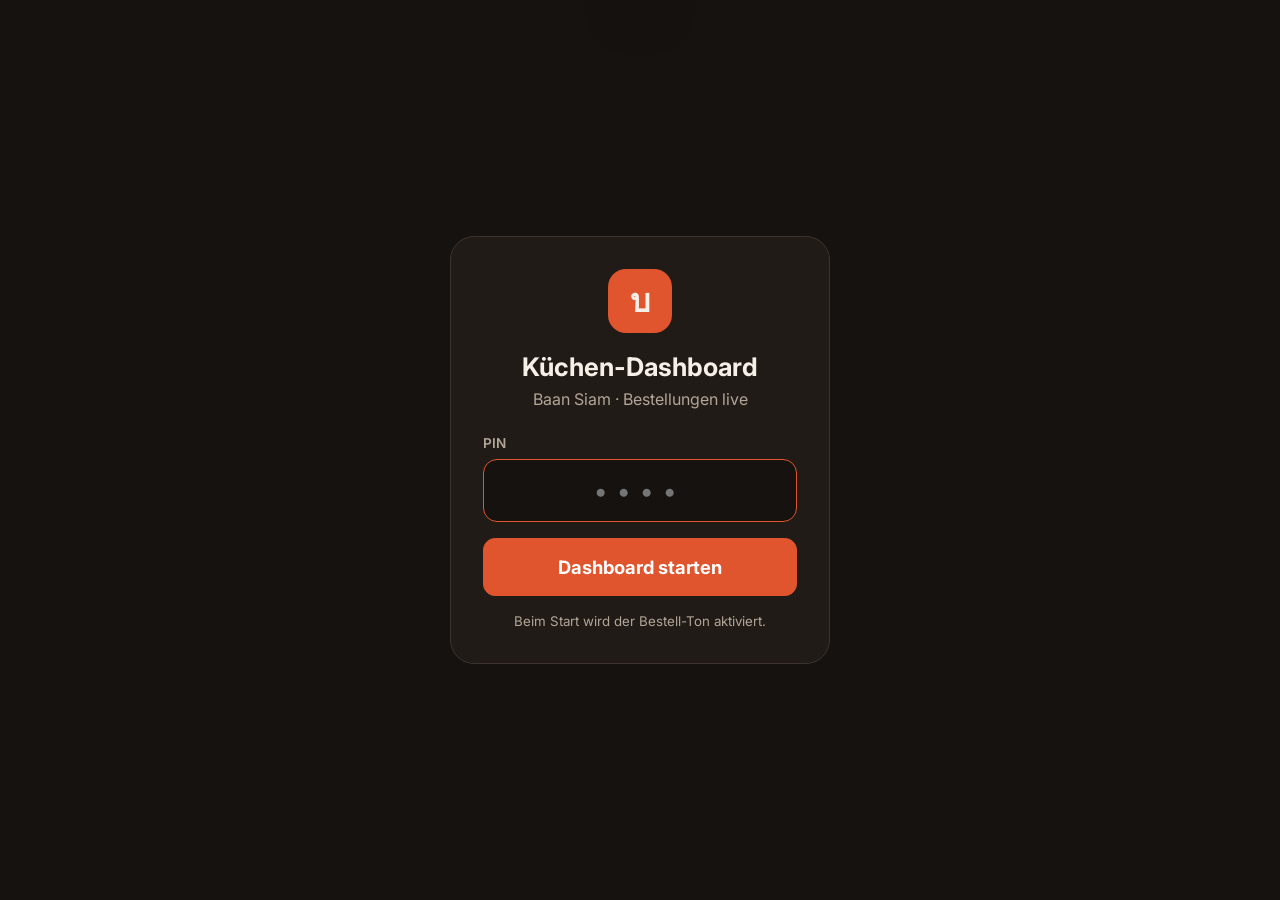
<file: public/kueche.html>
<!DOCTYPE html>
<html lang="de">
<head>
  <meta charset="UTF-8">
  <meta name="viewport" content="width=device-width, initial-scale=1.0, viewport-fit=cover">
  <meta name="theme-color" content="#16120f">
  <meta name="apple-mobile-web-app-capable" content="yes">
  <meta name="mobile-web-app-capable" content="yes">
  <meta name="apple-mobile-web-app-status-bar-style" content="black-translucent">
  <meta name="apple-mobile-web-app-title" content="Küche">
  <meta name="robots" content="noindex">
  <title>Küche · Baan Siam</title>
  <link rel="icon" href="data:image/svg+xml,<svg xmlns='http://www.w3.org/2000/svg' viewBox='0 0 100 100'><text y='.9em' font-size='90'>👩‍🍳</text></svg>">
  <link rel="preconnect" href="https://fonts.googleapis.com">
  <link rel="preconnect" href="https://fonts.gstatic.com" crossorigin>
  <link href="https://fonts.googleapis.com/css2?family=Inter:wght@400;500;600;700;800&display=swap" rel="stylesheet">
  <link rel="stylesheet" href="css/kueche.css">
</head>
<body>

  <!-- Anmeldung -->
  <section class="login" id="login">
    <form class="login__box" id="loginForm">
      <div class="login__logo">บ</div>
      <h1>Küchen-Dashboard</h1>
      <p>Baan Siam · Bestellungen live</p>
      <label class="login__field">
        <span>PIN</span>
        <input id="pinInput" type="password" inputmode="numeric" autocomplete="current-password" placeholder="••••" required>
      </label>
      <p class="login__error" id="loginError" hidden></p>
      <button class="kbtn kbtn--primary kbtn--xl" type="submit">Dashboard starten</button>
      <small>Beim Start wird der Bestell-Ton aktiviert.</small>
    </form>
  </section>

  <!-- Dashboard -->
  <div class="app" id="app" hidden>
    <header class="topbar">
      <div class="topbar__brand">
        <span class="topbar__logo">บ</span>
        <div>
          <strong>Küche</strong>
          <span class="conn" id="conn"><i></i><em>Verbinde …</em></span>
        </div>
      </div>

      <div class="stats">
        <div class="stat"><span id="statOpen">0</span><small>offen</small></div>
        <div class="stat"><span id="statToday">0</span><small>heute</small></div>
        <div class="stat stat--wide"><span id="statRevenue">0 €</span><small>Umsatz heute</small></div>
      </div>

      <div class="topbar__actions">
        <button class="shop-btn" id="shopBtn" title="Online-Bestellungen steuern"><i></i><span id="shopBtnText">Online</span></button>
        <span class="clock" id="clock">--:--</span>
        <button class="icon-btn" id="soundBtn" aria-label="Ton an/aus" title="Ton an/aus">🔔</button>
        <button class="icon-btn" id="fullscreenBtn" aria-label="Vollbild" title="Vollbild">⛶</button>
        <button class="icon-btn" id="logoutBtn" aria-label="Abmelden" title="Abmelden">⏻</button>
      </div>
    </header>

    <div class="notice" id="testNotice" hidden>🧪 Testmodus aktiv – Bestellungen werden unabhängig von den Öffnungszeiten angenommen (<code>testMode</code> in menu.json).</div>

    <!-- Spalten-Umschalter (Tablet hochkant / Handy) + Archiv -->
    <nav class="lanes-nav" id="lanesNav">
      <button class="lane-tab is-active" data-lane="neu">Neu <b id="countNeu">0</b></button>
      <button class="lane-tab" data-lane="zubereitung">In Arbeit <b id="countZubereitung">0</b></button>
      <button class="lane-tab" data-lane="fertig">Fertig <b id="countFertig">0</b></button>
      <button class="lane-tab lane-tab--archive" data-lane="archiv">Erledigt <b id="countArchiv">0</b></button>
    </nav>

    <main class="board" id="board" data-view="neu">
      <section class="lane" data-lane="neu">
        <h2 class="lane__title"><span class="dot dot--new"></span>Neu <b id="laneCountNeu">0</b></h2>
        <div class="lane__list" id="listNeu"></div>
      </section>
      <section class="lane" data-lane="zubereitung">
        <h2 class="lane__title"><span class="dot dot--prep"></span>In Zubereitung <b id="laneCountZubereitung">0</b></h2>
        <div class="lane__list" id="listZubereitung"></div>
      </section>
      <section class="lane" data-lane="fertig">
        <h2 class="lane__title"><span class="dot dot--ready"></span>Fertig / Unterwegs <b id="laneCountFertig">0</b></h2>
        <div class="lane__list" id="listFertig"></div>
      </section>
      <section class="lane lane--archive" data-lane="archiv">
        <h2 class="lane__title"><span class="dot"></span>Erledigt &amp; storniert <b id="laneCountArchiv">0</b></h2>
        <div class="lane__list lane__list--archive" id="listArchiv"></div>
      </section>
    </main>
  </div>

  <!-- Annehmen: Wann ist die Bestellung fertig? -->
  <dialog class="modal" id="acceptDialog">
    <form method="dialog">
      <h3 id="acceptTitle">Bestellung annehmen</h3>
      <p id="acceptText">Wann ist sie fertig? Der Kunde bekommt die Uhrzeit per E-Mail und auf der Status-Seite.</p>
      <div class="choice-grid" id="acceptChoices"></div>
      <div class="modal__actions">
        <button class="kbtn" value="cancel">Abbrechen</button>
      </div>
    </form>
  </dialog>

  <!-- Stornieren mit Grund -->
  <dialog class="modal" id="cancelDialog">
    <form method="dialog">
      <h3 id="cancelTitle">Bestellung stornieren</h3>
      <p>Warum? Der Kunde sieht den Grund per E-Mail und auf der Status-Seite.</p>
      <p class="refund-note" id="cancelRefundNote" hidden></p>
      <div class="choice-list" id="cancelChoices"></div>
      <label class="modal__field">
        <span>Zusätzlicher Hinweis (optional)</span>
        <input id="cancelNote" maxlength="200" placeholder="z. B. „Die Ente ist heute leider aus.“">
      </label>
      <div class="modal__actions">
        <button class="kbtn" value="cancel">Zurück</button>
        <button class="kbtn kbtn--danger" id="cancelConfirm" value="ok" disabled>Stornieren</button>
      </div>
    </form>
  </dialog>

  <!-- Online-Bestellungen steuern -->
  <dialog class="modal modal--wide" id="shopDialog">
    <form method="dialog">
      <h3>Online-Bestellungen</h3>
      <p>Änderungen sehen Kunden sofort auf der Website.</p>
      <div class="segmented" id="shopModes">
        <button type="button" data-mode="open">🟢 Normal</button>
        <button type="button" data-mode="pickup_only">🛍️ Nur Abholung</button>
        <button type="button" data-mode="paused">⏸️ Pausiert</button>
      </div>
      <p class="modal__label">Zusätzliche Wartezeit</p>
      <div class="segmented" id="shopExtra">
        <button type="button" data-extra="0">Keine</button>
        <button type="button" data-extra="15">+15 Min</button>
        <button type="button" data-extra="30">+30 Min</button>
        <button type="button" data-extra="45">+45 Min</button>
      </div>
      <label class="modal__field">
        <span>Hinweis für Kunden (optional)</span>
        <input id="shopMessage" maxlength="200" placeholder="z. B. „Heute ab 21 Uhr nur noch Abholung.“">
      </label>
      <div class="modal__actions">
        <button class="kbtn" value="cancel">Abbrechen</button>
        <button class="kbtn kbtn--primary" value="ok">Speichern</button>
      </div>
    </form>
  </dialog>

  <div class="ktoast" id="ktoast" role="status" aria-live="polite"></div>
  <div id="printArea" aria-hidden="true"></div>

  <script src="js/kueche.js"></script>
</body>
</html>
</file>
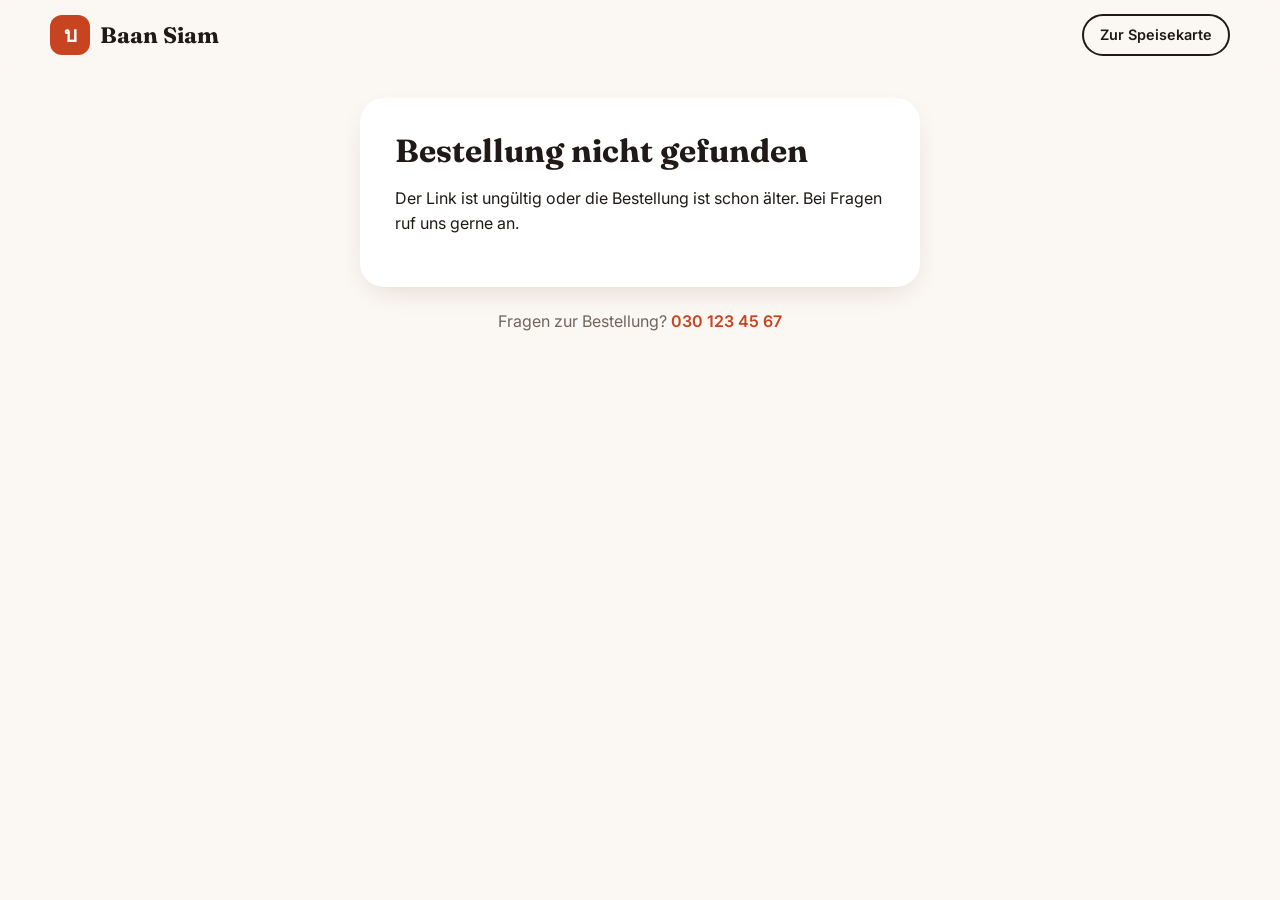
<file: public/status.html>
<!DOCTYPE html>
<html lang="de">
<head>
  <meta charset="UTF-8">
  <meta name="viewport" content="width=device-width, initial-scale=1.0, viewport-fit=cover">
  <meta name="theme-color" content="#fbf7f2">
  <meta name="robots" content="noindex">
  <title>Bestellstatus · Baan Siam</title>
  <link rel="icon" href="data:image/svg+xml,<svg xmlns='http://www.w3.org/2000/svg' viewBox='0 0 100 100'><text y='.9em' font-size='90'>🍜</text></svg>">
  <link rel="preconnect" href="https://fonts.googleapis.com">
  <link rel="preconnect" href="https://fonts.gstatic.com" crossorigin>
  <link href="https://fonts.googleapis.com/css2?family=Fraunces:opsz,wght@9..144,500;9..144,700&family=Inter:wght@400;500;600;700&display=swap" rel="stylesheet">
  <link rel="stylesheet" href="css/style.css">
</head>
<body class="status-page">
  <header class="header">
    <div class="container header__inner">
      <a href="index.html" class="logo">
        <span class="logo__mark">บ</span>
        <span class="logo__text">Baan Siam</span>
      </a>
      <a href="index.html" class="btn btn--ghost btn--small">Zur Speisekarte</a>
    </div>
  </header>

  <main class="container status">
    <section class="status__card" id="statusCard">
      <p class="status__loading" id="statusLoading">Status wird geladen …</p>

      <div id="statusContent" hidden>
        <span class="eyebrow" id="statusNumber">Bestellung</span>
        <h1 id="statusHeadline">Deine Bestellung</h1>
        <p class="status__eta" id="statusEta"></p>

        <ol class="tracker" id="tracker">
          <li data-step="neu"><span></span>Eingegangen</li>
          <li data-step="zubereitung"><span></span>In Zubereitung</li>
          <li data-step="fertig"><span></span><em id="trackerReadyLabel">Unterwegs</em></li>
        </ol>
        <p class="tracker__cancelled" id="statusCancelled" hidden></p>

        <h2 class="status__subhead">Deine Bestellung</h2>
        <ul class="status__items" id="statusItems"></ul>
        <div class="status__total"><span>Gesamt</span><strong id="statusTotal"></strong></div>
        <p class="status__pay" id="statusPay"></p>

        <p class="status__updated">Diese Seite aktualisiert sich automatisch. <span id="statusUpdated"></span></p>
      </div>

      <div id="statusError" hidden>
        <h1>Bestellung nicht gefunden</h1>
        <p>Der Link ist ungültig oder die Bestellung ist schon älter. Bei Fragen ruf uns gerne an.</p>
      </div>
    </section>

    <p class="status__help">Fragen zur Bestellung? <a href="tel:+49301234567" id="statusPhone">030 123 45 67</a></p>
  </main>

  <script src="js/status.js"></script>
</body>
</html>
</file>
<file: public/css/kueche.css>
/* Küchen-Dashboard – dunkles Design, große Touch-Flächen, optimiert für Tablets */
:root {
  --bg: #16120f;
  --panel: #211b17;
  --card: #2b241f;
  --card-2: #342b25;
  --line: #3d332c;
  --text: #f6efe7;
  --muted: #b3a597;
  --primary: #e0552d;
  --primary-dark: #c2451f;
  --new: #f0b43c;
  --prep: #4aa3f0;
  --ready: #4cc38a;
  --danger: #e5484d;
  --radius: 16px;
  --safe-t: env(safe-area-inset-top, 0px);
  --safe-b: env(safe-area-inset-bottom, 0px);
  --safe-l: env(safe-area-inset-left, 0px);
  --safe-r: env(safe-area-inset-right, 0px);
}

*, *::before, *::after { box-sizing: border-box; }
[hidden] { display: none !important; }
html, body { height: 100%; }
body {
  margin: 0; background: var(--bg); color: var(--text);
  font-family: "Inter", system-ui, sans-serif; line-height: 1.4;
  -webkit-font-smoothing: antialiased; -webkit-tap-highlight-color: transparent;
  -webkit-text-size-adjust: 100%; overscroll-behavior: none;
}
button { font: inherit; color: inherit; cursor: pointer; touch-action: manipulation; }
a { color: inherit; }
:focus-visible { outline: 3px solid var(--new); outline-offset: 2px; }

/* ---------- Buttons ---------- */
.kbtn {
  min-height: 52px; padding: .7rem 1.1rem; border-radius: 12px; border: 1px solid var(--line);
  background: var(--card-2); font-weight: 700; font-size: 1rem; transition: transform .1s, background .2s;
  display: inline-flex; align-items: center; justify-content: center; gap: .4rem;
}
.kbtn:active { transform: scale(.96); }
.kbtn:disabled { opacity: .5; cursor: not-allowed; transform: none; }
.kbtn--primary { background: var(--primary); border-color: var(--primary); color: #fff; }
.kbtn--danger { background: var(--danger); border-color: var(--danger); color: #fff; }
.kbtn--danger-ghost { color: var(--danger); }
.kbtn--grow { flex: 1; font-size: 1.1rem; }
.kbtn--icon { width: 52px; padding: 0; font-size: 1.2rem; flex: none; }
.kbtn--xl { width: 100%; min-height: 58px; font-size: 1.15rem; }
@media (hover: hover) {
  .kbtn:hover { background: var(--line); }
  .kbtn--primary:hover { background: var(--primary-dark); }
  .kbtn--danger:hover { background: #c93a3f; }
}

.icon-btn {
  width: 48px; height: 48px; border-radius: 12px; border: 1px solid var(--line);
  background: var(--card); font-size: 1.2rem; display: grid; place-items: center;
}
.icon-btn.is-off { opacity: .55; }

/* ---------- Login ---------- */
.login { min-height: 100%; display: grid; place-items: center; padding: 24px; }
.login__box {
  width: min(380px, 100%); background: var(--panel); border: 1px solid var(--line);
  border-radius: 24px; padding: 2rem; text-align: center;
}
.login__logo {
  width: 64px; height: 64px; margin: 0 auto 1rem; border-radius: 18px; background: var(--primary);
  display: grid; place-items: center; font-size: 2rem; font-weight: 800;
}
.login h1 { margin: 0 0 .2rem; font-size: 1.6rem; }
.login p { margin: 0 0 1.5rem; color: var(--muted); }
.login__field { display: block; text-align: left; margin-bottom: 1rem; }
.login__field span { display: block; font-size: .85rem; color: var(--muted); font-weight: 600; margin-bottom: .35rem; }
.login__field input {
  width: 100%; min-height: 58px; padding: .8rem 1rem; border-radius: 14px; border: 1px solid var(--line);
  background: var(--bg); color: var(--text); font: inherit; font-size: 1.6rem; letter-spacing: .4em; text-align: center; outline: none;
}
.login__field input:focus { border-color: var(--primary); }
.login__error { color: #ff8f8f !important; margin: -.3rem 0 1rem !important; }
.login small { display: block; margin-top: 1rem; color: var(--muted); }

/* ---------- Layout ---------- */
.app { height: 100%; display: flex; flex-direction: column; }
.topbar {
  display: flex; align-items: center; justify-content: space-between; gap: 1rem;
  padding: calc(10px + var(--safe-t)) calc(16px + var(--safe-r)) 10px calc(16px + var(--safe-l));
  background: var(--panel); border-bottom: 1px solid var(--line); flex: none;
}
.topbar__brand { display: flex; align-items: center; gap: .7rem; }
.topbar__brand strong { display: block; font-size: 1.15rem; }
.topbar__logo {
  width: 44px; height: 44px; border-radius: 12px; background: var(--primary);
  display: grid; place-items: center; font-weight: 800; font-size: 1.3rem;
}
.conn { display: flex; align-items: center; gap: .35rem; font-size: .8rem; color: var(--ready); }
.conn i { width: 8px; height: 8px; border-radius: 50%; background: currentColor; animation: blink 2s infinite; }
.conn em { font-style: normal; }
.conn.is-offline { color: var(--danger); }
@keyframes blink { 50% { opacity: .3; } }

.stats { display: flex; gap: .6rem; }
.stat { background: var(--card); border: 1px solid var(--line); border-radius: 12px; padding: .35rem .9rem; text-align: center; min-width: 72px; }
.stat span { display: block; font-size: 1.25rem; font-weight: 800; }
.stat small { color: var(--muted); font-size: .72rem; text-transform: uppercase; letter-spacing: .05em; }
.topbar__actions { display: flex; align-items: center; gap: .5rem; }
.clock { font-size: 1.4rem; font-weight: 800; font-variant-numeric: tabular-nums; margin-right: .4rem; }

.notice { background: #3a2f12; color: #f6d68a; padding: .6rem 16px; font-size: .9rem; flex: none; }
.notice code { background: rgba(0,0,0,.3); padding: .1rem .35rem; border-radius: 4px; }

/* Spalten-Tabs */
.lanes-nav {
  display: flex; gap: .5rem; padding: 10px calc(16px + var(--safe-r)) 10px calc(16px + var(--safe-l));
  overflow-x: auto; scrollbar-width: none; flex: none; background: var(--bg);
}
.lanes-nav::-webkit-scrollbar { display: none; }
.lane-tab {
  flex: 1 0 auto; min-height: 48px; padding: .5rem 1rem; border-radius: 12px; border: 1px solid var(--line);
  background: var(--card); font-weight: 700; white-space: nowrap; display: flex; align-items: center; justify-content: center; gap: .5rem;
}
.lane-tab b { min-width: 26px; padding: .1rem .45rem; border-radius: 8px; background: var(--line); font-size: .9rem; }
.lane-tab.is-active { background: var(--text); color: var(--bg); border-color: var(--text); }
.lane-tab.is-active b { background: rgba(0,0,0,.12); }
.lane-tab.has-new b { background: var(--new); color: #1a1a1a; animation: blink 1s infinite; }

.board {
  flex: 1; min-height: 0; display: grid; gap: 14px;
  padding: 0 calc(16px + var(--safe-r)) calc(16px + var(--safe-b)) calc(16px + var(--safe-l));
}
.lane { display: flex; flex-direction: column; min-height: 0; background: var(--panel); border: 1px solid var(--line); border-radius: 20px; }
.lane__title {
  display: flex; align-items: center; gap: .55rem; margin: 0; padding: .9rem 1rem;
  font-size: 1.05rem; border-bottom: 1px solid var(--line); flex: none;
}
.lane__title b { margin-left: auto; background: var(--line); border-radius: 8px; padding: .1rem .55rem; font-size: .95rem; }
.dot { width: 12px; height: 12px; border-radius: 50%; background: var(--muted); }
.dot--new { background: var(--new); }
.dot--prep { background: var(--prep); }
.dot--ready { background: var(--ready); }
.lane__list {
  flex: 1; overflow-y: auto; padding: 12px; display: flex; flex-direction: column; gap: 12px;
  -webkit-overflow-scrolling: touch; overscroll-behavior: contain;
}
.lane__list--archive { display: grid; grid-template-columns: repeat(auto-fill, minmax(300px, 1fr)); align-content: start; }
.lane__empty { color: var(--muted); text-align: center; padding: 2.5rem 1rem; margin: 0; }

/* ---------- Bestellkarte ---------- */
.order {
  background: var(--card); border: 2px solid var(--line); border-left-width: 6px;
  border-radius: var(--radius); padding: 14px; display: flex; flex-direction: column; gap: 10px;
}
.order--neu { border-left-color: var(--new); }
.order--zubereitung { border-left-color: var(--prep); }
.order--fertig { border-left-color: var(--ready); }
.order--abgeschlossen, .order--storniert { opacity: .7; }
.order--storniert .order__items { text-decoration: line-through; }
.order.is-late { border-color: var(--danger); border-left-color: var(--danger); }
.order.is-flash { animation: flash 1s ease-in-out 6; }
@keyframes flash { 50% { box-shadow: 0 0 0 6px rgba(240, 180, 60, .55); background: #3a3020; } }

.order__head { display: flex; align-items: center; gap: .6rem; flex-wrap: wrap; }
.order__no { font-size: 1.6rem; font-weight: 800; letter-spacing: -.02em; }
.order__age { margin-left: auto; color: var(--muted); font-weight: 600; font-size: .9rem; }
.order.is-late .order__age { color: #ff8f8f; }
.chip { font-size: .8rem; font-weight: 700; padding: .25rem .6rem; border-radius: 999px; background: var(--line); }
.chip--delivery { background: rgba(74, 163, 240, .18); color: #9ccdf7; }
.chip--pickup { background: rgba(76, 195, 138, .18); color: #9be3bf; }
.chip--cancel { background: rgba(229, 72, 77, .2); color: #ff9a9d; margin-left: auto; }

.order__when { display: flex; align-items: center; gap: .5rem; font-size: .95rem; color: var(--muted); }
.order__when--timed { color: var(--new); font-size: 1.05rem; }

.order__items { list-style: none; margin: 0; padding: 10px 12px; background: var(--bg); border-radius: 12px; display: grid; gap: 6px; }
.order__items li { display: flex; gap: .7rem; font-size: 1.15rem; font-weight: 600; }
.order__items b { min-width: 2.2em; color: var(--new); }

.order__notes { margin: 0; padding: 10px 12px; border-radius: 12px; background: #3a2f12; color: #f6d68a; font-weight: 600; }

.order__customer { display: flex; flex-direction: column; gap: 4px; font-size: .95rem; }
.order__customer strong { font-size: 1.05rem; }
.order__customer a { color: #9ccdf7; text-decoration: none; padding: 4px 0; overflow-wrap: anywhere; }

.order__sum { display: flex; justify-content: space-between; align-items: baseline; gap: .5rem; padding-top: 8px; border-top: 1px dashed var(--line); color: var(--muted); font-size: .9rem; }
.order__sum b { color: var(--text); font-size: 1.2rem; }

.order__actions { display: flex; flex-wrap: wrap; gap: 8px; }
.order__actions .kbtn--grow { flex: 1 1 100%; white-space: nowrap; }
.order__actions .kbtn--icon { flex: 1 1 0; width: auto; }

/* ---------- Dialog & Toast ---------- */
.modal {
  border: 1px solid var(--line); border-radius: 20px; background: var(--panel); color: var(--text);
  padding: 1.5rem; width: min(420px, calc(100% - 32px));
}
.modal::backdrop { background: rgba(0,0,0,.6); }
.modal h3 { margin: 0 0 .4rem; font-size: 1.3rem; }
.modal p { margin: 0 0 1.3rem; color: var(--muted); }
.modal__actions { display: flex; gap: .6rem; }
.modal__actions .kbtn { flex: 1; }

.modal--wide { width: min(560px, calc(100% - 32px)); }
.modal__label { margin: 1.1rem 0 .5rem !important; color: var(--text) !important; font-weight: 700; }
.modal__field { display: block; margin: 1.1rem 0 1.3rem; }
.modal__field span { display: block; font-size: .85rem; color: var(--muted); font-weight: 600; margin-bottom: .35rem; }
.modal__field input {
  width: 100%; min-height: 50px; padding: .7rem .9rem; border-radius: 12px; border: 1px solid var(--line);
  background: var(--bg); color: var(--text); font: inherit; font-size: 16px; outline: none;
}
.modal__field input:focus { border-color: var(--primary); }

/* Auswahl-Kacheln (Wartezeit, Stornogrund) */
.choice-grid { display: grid; grid-template-columns: repeat(3, 1fr); gap: 10px; margin-bottom: 1.2rem; }
.choice {
  min-height: 72px; border-radius: 14px; border: 2px solid var(--line); background: var(--card);
  display: flex; flex-direction: column; align-items: center; justify-content: center; gap: 2px; padding: .5rem;
}
.choice b { font-size: 1.25rem; }
.choice span { color: var(--muted); font-size: .9rem; font-weight: 600; }
.choice.is-suggested { border-color: var(--primary); background: rgba(224, 85, 45, .12); }
.choice--wish { grid-column: 1 / -1; border-color: var(--new); background: rgba(240, 180, 60, .1); }
.choice:active { transform: scale(.97); }
.choice-list { display: grid; grid-template-columns: 1fr 1fr; gap: 8px; }
.choice--row { min-height: 56px; flex-direction: row; font-weight: 700; font-size: .95rem; }
.choice.is-selected { border-color: var(--danger); background: rgba(229, 72, 77, .15); }

.segmented { display: grid; grid-auto-flow: column; grid-auto-columns: 1fr; gap: 6px; background: var(--bg); padding: 5px; border-radius: 14px; }
.segmented button { min-height: 50px; border: 0; border-radius: 10px; background: none; font-weight: 700; color: var(--muted); }
.segmented button.is-active { background: var(--text); color: var(--bg); }

/* Shop-Status in der Kopfleiste */
.shop-btn {
  display: flex; align-items: center; gap: .5rem; min-height: 48px; padding: 0 .9rem; border-radius: 12px;
  border: 1px solid var(--line); background: var(--card); font-weight: 700; white-space: nowrap;
}
.shop-btn i { width: 10px; height: 10px; border-radius: 50%; background: var(--ready); }
.shop-btn[data-mode="pickup_only"] { border-color: var(--new); }
.shop-btn[data-mode="pickup_only"] i { background: var(--new); }
.shop-btn[data-mode="paused"] { border-color: var(--danger); background: rgba(229, 72, 77, .15); }
.shop-btn[data-mode="paused"] i { background: var(--danger); animation: blink 1s infinite; }

/* Zugesagte Uhrzeit & Stornogrund auf der Karte */
.order__eta { display: flex; align-items: baseline; gap: .5rem; flex-wrap: wrap; padding: 8px 12px; border-radius: 12px; background: rgba(74, 163, 240, .12); color: #9ccdf7; }
.order__eta b { color: var(--text); font-size: 1.1rem; }
.order__eta span { margin-left: auto; font-weight: 600; font-size: .9rem; }
.order__eta.is-over { background: rgba(229, 72, 77, .15); color: #ff9a9d; }
.order__cancel { margin: 0; padding: 8px 12px; border-radius: 12px; background: rgba(229, 72, 77, .12); color: #ff9a9d; font-weight: 600; }
.kbtn--text { font-size: .9rem; font-weight: 800; white-space: nowrap; }

/* Zahlungsstatus */
.pay { display: inline-block; font-weight: 700; padding: .15rem .5rem; border-radius: 6px; }
.pay--online { background: rgba(76, 195, 138, .18); color: #9be3bf; }
.pay--bar { background: rgba(240, 180, 60, .18); color: #f6d68a; }
.pay--karte { background: rgba(74, 163, 240, .15); color: #9ccdf7; }
.pay--refunded { background: var(--line); color: var(--muted); }
.pay--error { background: rgba(229, 72, 77, .2); color: #ff9a9d; }
.refund-note { margin: -.6rem 0 1rem !important; padding: .6rem .8rem; border-radius: 10px; background: rgba(76, 195, 138, .15); color: #9be3bf !important; font-weight: 600; }

.ktoast {
  position: fixed; left: 50%; top: calc(16px + var(--safe-t)); z-index: 100; transform: translate(-50%, -160%);
  background: var(--new); color: #1a1a1a; font-weight: 800; font-size: 1.15rem;
  padding: .9rem 1.5rem; border-radius: 14px; box-shadow: 0 20px 40px -10px rgba(0,0,0,.6);
  transition: transform .35s cubic-bezier(.2,.8,.2,1); pointer-events: none; max-width: calc(100% - 32px);
}
.ktoast.is-visible { transform: translate(-50%, 0); }

#printArea { display: none; }

/* ---------- Breite Bildschirme (Tablet quer, Desktop): drei Spalten nebeneinander ---------- */
@media (min-width: 1000px) {
  .lanes-nav { justify-content: flex-start; }
  .lane-tab { flex: 0 0 auto; }
  .lane-tab:not(.lane-tab--all):not(.lane-tab--archive) { display: none; }
  .board { grid-template-columns: repeat(3, minmax(0, 1fr)); }
  .board:not([data-view="archiv"]) .lane--archive { display: none; }
  .board[data-view="archiv"] { grid-template-columns: 1fr; }
  .board[data-view="archiv"] .lane:not(.lane--archive) { display: none; }
}

/* ---------- Schmale Bildschirme (Tablet hochkant, Handy): eine Spalte per Tab ---------- */
@media (max-width: 999px) {
  .lane-tab--all { display: none; }
  .board { grid-template-columns: 1fr; }
  .board .lane { display: none; }
  .board[data-view="neu"] .lane[data-lane="neu"],
  .board[data-view="zubereitung"] .lane[data-lane="zubereitung"],
  .board[data-view="fertig"] .lane[data-lane="fertig"],
  .board[data-view="archiv"] .lane[data-lane="archiv"] { display: flex; }
  .lane__title { display: none; }
  /* Hochkant-Tablet: Karten zweispaltig */
  .lane__list { display: grid; grid-template-columns: repeat(auto-fill, minmax(320px, 1fr)); align-content: start; }
}

@media (max-width: 900px) {
  .stats .stat--wide { display: none; }
}
@media (max-width: 720px) {
  .stats .stat--wide, .clock { display: none; }
  .choice-grid { grid-template-columns: repeat(2, 1fr); }
  .choice-list { grid-template-columns: 1fr; }
  .shop-btn span { display: none; }
  .shop-btn { padding: 0 1rem; }
  .topbar { gap: .5rem; }
  .stat { min-width: 58px; padding: .3rem .6rem; }
  .topbar__brand strong { font-size: 1rem; }
  .lane__list { grid-template-columns: 1fr; padding: 10px; }
  .lane { border-radius: 16px; }
}
@media (max-width: 480px) {
  .stats { display: none; }
}

/* ---------- Druck (Bon) ---------- */
@media print {
  body * { visibility: hidden; }
  #printArea, #printArea * { visibility: visible; }
  #printArea { display: block; position: absolute; inset: 0 auto auto 0; width: 80mm; color: #000; background: #fff; }
  .receipt { font: 12pt/1.35 "Courier New", monospace; padding: 4mm; }
  .receipt h1 { font-size: 16pt; text-align: center; margin: 0 0 2mm; }
  .receipt__big { font-size: 14pt; font-weight: 700; }
  .receipt__row { display: flex; justify-content: space-between; gap: 4mm; }
  .receipt hr { border: 0; border-top: 1px dashed #000; }
  .receipt p { margin: 1mm 0; }
}

@media (prefers-reduced-motion: reduce) {
  *, *::before, *::after { animation: none !important; transition: none !important; }
}
</file>
<file: public/css/style.css>
/* ---------- Tokens ---------- */
:root {
  --bg: #fbf7f2;
  --surface: #ffffff;
  --ink: #1f1a17;
  --muted: #6f655d;
  --line: #ece4da;
  --primary: #c8431f;      /* Chili */
  --primary-dark: #a33416;
  --accent: #2f6b4f;       /* Thai-Basilikum */
  --gold: #e8a33d;         /* Kurkuma */
  --radius: 18px;
  --shadow: 0 10px 30px -12px rgba(60, 30, 10, 0.18);
  --font-display: "Fraunces", Georgia, serif;
  --font-body: "Inter", system-ui, sans-serif;
  --header-h: 70px;        /* wird per JS gesetzt */
  --safe-l: env(safe-area-inset-left, 0px);
  --safe-r: env(safe-area-inset-right, 0px);
  --safe-b: env(safe-area-inset-bottom, 0px);
}

*, *::before, *::after { box-sizing: border-box; }
[hidden] { display: none !important; }
html {
  scroll-behavior: smooth;
  scroll-padding-top: calc(var(--header-h) + 16px);
  -webkit-text-size-adjust: 100%;
  text-size-adjust: 100%;
}
html.no-scroll, html.no-scroll body { overflow: hidden; }
body {
  margin: 0;
  font-family: var(--font-body);
  color: var(--ink);
  background: var(--bg);
  line-height: 1.55;
  -webkit-font-smoothing: antialiased;
  -webkit-tap-highlight-color: transparent;
  overflow-x: hidden;
}
h1, h2, h3 { font-family: var(--font-display); line-height: 1.15; margin: 0 0 .5em; }
h2 { font-size: clamp(1.7rem, 4vw, 2.6rem); }
p { margin: 0 0 1em; }
a { color: inherit; }
button { font: inherit; cursor: pointer; touch-action: manipulation; color: inherit; }
:focus-visible { outline: 3px solid var(--gold); outline-offset: 2px; }
.container { width: min(1180px, 100% - 32px - var(--safe-l) - var(--safe-r)); margin-inline: auto; }

/* ---------- Buttons ---------- */
.btn {
  display: inline-flex; align-items: center; justify-content: center; gap: .5rem;
  min-height: 48px; padding: .8rem 1.5rem; border-radius: 999px; border: 2px solid transparent;
  font-weight: 600; text-decoration: none; transition: transform .15s, background .2s, box-shadow .2s;
}
.btn:active { transform: scale(.97); }
.btn--primary { background: var(--primary); color: #fff; box-shadow: 0 8px 20px -8px var(--primary); }
.btn--primary:disabled { background: #cfc5bb; box-shadow: none; cursor: not-allowed; }
.btn--ghost { border-color: var(--ink); color: var(--ink); background: transparent; }
.btn--block { width: 100%; }

/* ---------- Header ---------- */
.header {
  position: sticky; top: 0; z-index: 50;
  background: rgba(251, 247, 242, .9);
  -webkit-backdrop-filter: blur(12px); backdrop-filter: blur(12px);
  transition: box-shadow .2s;
}
.header.is-scrolled { box-shadow: 0 1px 0 var(--line), 0 6px 20px -12px rgba(0,0,0,.15); }
.header__inner { display: flex; align-items: center; justify-content: space-between; height: 70px; }
.logo { display: flex; align-items: center; gap: .6rem; text-decoration: none; }
.logo__mark {
  width: 40px; height: 40px; border-radius: 12px; display: grid; place-items: center;
  background: var(--primary); color: #fff; font-size: 1.3rem; font-weight: 700;
}
.logo__text { font-family: var(--font-display); font-size: 1.4rem; font-weight: 700; }
.nav { display: flex; gap: 2rem; }
.nav a { text-decoration: none; font-weight: 500; color: var(--muted); transition: color .2s; }
.header__actions { display: flex; align-items: center; gap: .5rem; }

.cart-btn {
  position: relative; width: 48px; height: 48px; border-radius: 50%;
  border: 0; background: var(--ink); color: #fff; display: grid; place-items: center;
}
.cart-btn.bump { animation: bump .35s; }
@keyframes bump { 50% { transform: scale(1.18); } }
.cart-btn__count {
  position: absolute; top: -4px; right: -4px; min-width: 22px; height: 22px; padding: 0 6px;
  border-radius: 999px; background: var(--gold); color: var(--ink);
  font-size: .75rem; font-weight: 700; display: grid; place-items: center;
  transform: scale(0); transition: transform .2s;
}
.cart-btn__count.is-visible { transform: scale(1); }

.burger { display: none; width: 48px; height: 48px; border: 0; background: none; padding: 13px; border-radius: 12px; }
.burger span { display: block; height: 2px; background: var(--ink); margin: 5px 0; border-radius: 2px; transition: transform .25s, opacity .2s; }
.burger[aria-expanded="true"] span:nth-child(1) { transform: translateY(7px) rotate(45deg); }
.burger[aria-expanded="true"] span:nth-child(2) { opacity: 0; }
.burger[aria-expanded="true"] span:nth-child(3) { transform: translateY(-7px) rotate(-45deg); }

/* Live-Bestellstatus unter dem Header */
.order-banner {
  display: flex; align-items: center; gap: .7rem; width: 100%; border: 0; text-align: left;
  padding: .7rem max(16px, var(--safe-l)); background: var(--accent); color: #fff; font-weight: 600; font-size: .95rem;
}
.order-banner[data-status="storniert"] { background: var(--primary-dark); }
.order-banner__dot { flex: none; width: 10px; height: 10px; border-radius: 50%; background: #9ff0c2; animation: pulse 1.6s infinite; }
.order-banner__more { margin-left: auto; opacity: .85; white-space: nowrap; font-weight: 500; }
@keyframes pulse { 0% { box-shadow: 0 0 0 0 rgba(159,240,194,.7); } 70% { box-shadow: 0 0 0 10px rgba(159,240,194,0); } 100% { box-shadow: 0 0 0 0 rgba(159,240,194,0); } }

/* ---------- Hero ---------- */
.hero { padding: clamp(32px, 8vw, 100px) 0 clamp(40px, 6vw, 80px); overflow: hidden; }
.hero__inner { display: grid; grid-template-columns: 1.1fr .9fr; gap: 3rem; align-items: center; }
.hero h1 { font-size: clamp(2.2rem, 6vw, 4.2rem); }
.hero h1 em { font-style: italic; color: var(--primary); }
.hero__text > p { font-size: clamp(1rem, 2.2vw, 1.15rem); color: var(--muted); max-width: 32em; }
.hero__cta { display: flex; flex-wrap: wrap; gap: .75rem; margin: 1.8rem 0 2.2rem; }
.hero__facts { display: flex; flex-wrap: wrap; gap: 1.8rem; list-style: none; padding: 0; margin: 0; color: var(--muted); font-size: .9rem; }
.hero__facts strong { display: block; color: var(--ink); font-size: 1.25rem; }

.badge {
  display: inline-block; padding: .35rem .9rem; border-radius: 999px; margin-bottom: 1.2rem;
  background: #f3e9dc; color: var(--muted); font-size: .85rem; font-weight: 600;
}
.badge--open { background: #e2f0e7; color: var(--accent); }
.badge--closed { background: #f7e2dc; color: var(--primary-dark); }

.hero__visual { position: relative; aspect-ratio: 1; max-width: 460px; justify-self: center; width: 100%; }
.bowl {
  position: absolute; inset: 8%; border-radius: 50%;
  background: radial-gradient(circle at 30% 30%, #ffd89a, var(--gold) 45%, var(--primary) 100%);
  display: grid; place-items: center; box-shadow: 0 40px 80px -30px rgba(200, 67, 31, .6);
}
.bowl::after { content: ""; position: absolute; inset: -18px; border-radius: 50%; border: 2px dashed rgba(200, 67, 31, .3); animation: spin 40s linear infinite; }
.bowl__emoji { font-size: clamp(5.5rem, 18vw, 11rem); filter: drop-shadow(0 20px 20px rgba(0,0,0,.25)); }
.float {
  position: absolute; width: 64px; height: 64px; border-radius: 20px; background: var(--surface);
  display: grid; place-items: center; font-size: 1.9rem; box-shadow: var(--shadow);
  animation: float 5s ease-in-out infinite;
}
.float--1 { top: 4%; left: 6%; }
.float--2 { top: 12%; right: 0; animation-delay: -1.2s; }
.float--3 { bottom: 10%; left: 0; animation-delay: -2.5s; }
.float--4 { bottom: 2%; right: 12%; animation-delay: -3.7s; }
@keyframes float { 50% { transform: translateY(-12px) rotate(4deg); } }
@keyframes spin { to { transform: rotate(360deg); } }

/* ---------- Sections ---------- */
.section-head { text-align: center; margin-bottom: 1.5rem; }
.eyebrow { display: inline-block; color: var(--primary); font-weight: 700; letter-spacing: .12em; text-transform: uppercase; font-size: .8rem; margin-bottom: .6rem; }

/* ---------- Menu ---------- */
.menu { padding: 70px 0; background: var(--surface); border-radius: 40px 40px 0 0; }
.menu__toolbar {
  position: sticky; top: var(--header-h); z-index: 10; background: var(--surface);
  display: flex; flex-wrap: wrap; gap: .75rem 1rem; justify-content: space-between; align-items: center;
  padding: .75rem 0; margin-bottom: 1.5rem; border-bottom: 1px solid var(--line);
}
.tabs {
  display: flex; gap: .5rem; overflow-x: auto; scrollbar-width: none;
  scroll-snap-type: x proximity; -webkit-overflow-scrolling: touch; overscroll-behavior-x: contain;
}
.tabs::-webkit-scrollbar { display: none; }
.tab {
  white-space: nowrap; min-height: 42px; padding: .5rem 1.1rem; border-radius: 999px; border: 1px solid var(--line);
  background: var(--surface); color: var(--muted); font-weight: 500; transition: all .2s; scroll-snap-align: start;
}
.tab.is-active { background: var(--ink); border-color: var(--ink); color: #fff; }
.filters { display: flex; flex-wrap: wrap; gap: .6rem; align-items: center; justify-content: center; margin-bottom: .6rem; }
.filters .search { flex: 0 1 320px; }
.chip-toggle {
  display: flex; align-items: center; gap: .4rem; min-height: 42px; padding: .4rem .9rem; border-radius: 999px;
  border: 1px solid var(--line); cursor: pointer; font-size: .9rem; user-select: none; white-space: nowrap;
}
.chip-toggle:has(input:checked) { background: #e2f0e7; border-color: var(--accent); color: var(--accent); }
.chip-toggle input { accent-color: var(--accent); width: 18px; height: 18px; margin: 0; }
.search {
  display: flex; align-items: center; gap: .4rem; min-height: 42px; padding: .3rem .9rem; border-radius: 999px;
  border: 1px solid var(--line); color: var(--muted);
}
.search:focus-within { border-color: var(--ink); }
/* 16px verhindert das automatische Hineinzoomen auf iPhones */
.search input { border: 0; outline: 0; font: inherit; font-size: 16px; background: none; width: 170px; color: var(--ink); min-width: 0; }
.search input::-webkit-search-cancel-button { cursor: pointer; }

.menu__grid { display: grid; grid-template-columns: repeat(auto-fill, minmax(270px, 1fr)); gap: 1.4rem; }
.menu__loading { grid-column: 1 / -1; text-align: center; color: var(--muted); padding: 3rem 1rem; }
.menu__loading small { display: block; margin-top: .5rem; }
.menu__empty, .menu__legend { text-align: center; color: var(--muted); margin-top: 2rem; }
.menu__legend { font-size: .85rem; }
.menu__hidden { text-align: center; color: var(--muted); font-size: .9rem; margin-top: 1.2rem; }

/* Allergie-Filter */
button.chip-toggle { background: var(--surface); color: inherit; font-weight: 500; }
.chip-toggle.is-active { background: #fdf0d5; border-color: var(--gold); color: #7a4d00; }
.chip-toggle b { background: var(--gold); color: var(--ink); border-radius: 999px; min-width: 20px; padding: 0 6px; font-size: .75rem; }
.allergen-panel { max-width: 720px; margin: 0 auto .8rem; padding: 1rem; border-radius: 16px; background: var(--bg); text-align: center; }
.allergen-panel p { margin: 0 0 .7rem; color: var(--muted); font-size: .88rem; }
.allergen-panel__chips { display: flex; flex-wrap: wrap; gap: .45rem; justify-content: center; }
.allergen-chip {
  min-height: 40px; padding: .4rem .9rem; border-radius: 999px; border: 1px solid var(--line);
  background: var(--surface); font-size: .9rem; font-weight: 500; color: var(--muted);
}
.allergen-chip.is-active { background: var(--primary); border-color: var(--primary); color: #fff; text-decoration: line-through; }
.dish__allergens { font-size: .78rem !important; color: #9a8f86 !important; margin: -.4rem 0 .6rem; flex: none !important; }

/* Hinweise von der Küche (Pause, Wartezeit) */
.shop-notice {
  margin: 0 0 1.4rem; padding: .9rem 1.1rem; border-radius: 14px;
  background: #fdf0d5; color: #7a4d00; font-weight: 500; line-height: 1.45;
}
.shop-notice--paused { background: #f7e2dc; color: var(--primary-dark); }
.drawer-notice { margin: -.4rem 0 1rem; padding: .7rem .9rem; border-radius: 12px; background: #fdf0d5; color: #7a4d00; font-size: .88rem; }
.mode-switch__btn { display: flex; flex-direction: column; align-items: center; line-height: 1.2; }
.mode-switch__btn small { font-size: .72rem; font-weight: 500; opacity: .75; }
.mode-switch__btn:disabled { opacity: .4; cursor: not-allowed; }

.dish {
  display: flex; flex-direction: column; background: var(--bg); border-radius: var(--radius);
  overflow: hidden; transition: transform .2s, box-shadow .2s; border: 2px solid transparent;
}
.dish.is-in-cart { border-color: rgba(200, 67, 31, .35); }
.dish__img { position: relative; height: 150px; display: grid; place-items: center; font-size: 4.2rem; }
.dish__img > span:first-child { transition: transform .3s; }
.dish__img--starter { background: linear-gradient(135deg, #fde7c8, #f8c98f); }
.dish__img--soup    { background: linear-gradient(135deg, #fbd9cc, #f1a488); }
.dish__img--curry   { background: linear-gradient(135deg, #fbe7a8, #efbd4f); }
.dish__img--wok     { background: linear-gradient(135deg, #f9d6b0, #e79a5c); }
.dish__img--dessert { background: linear-gradient(135deg, #ffe9b8, #ffc56b); }
.dish__img--drinks  { background: linear-gradient(135deg, #d9eee2, #9fd0b4); }
.tag { position: absolute; top: 12px; left: 12px; font-size: .72rem; font-weight: 700; padding: .25rem .6rem; border-radius: 999px; }
.tag--hot { background: var(--primary); color: #fff; }
.dish__body { padding: 1.1rem 1.2rem 1.2rem; display: flex; flex-direction: column; flex: 1; min-width: 0; }
.dish__head { display: flex; justify-content: space-between; gap: 1rem; align-items: baseline; }
.dish__head h3 { font-size: 1.2rem; margin: 0 0 .3rem; }
.dish__price { font-weight: 700; white-space: nowrap; }
.dish__body p { color: var(--muted); font-size: .92rem; flex: 1; }
.dish__foot { display: flex; justify-content: space-between; align-items: center; min-height: 44px; gap: .5rem; }
.dish__meta { font-size: .9rem; letter-spacing: -2px; }

.add-btn {
  min-height: 44px; border: 0; background: var(--ink); color: #fff; padding: .55rem 1.1rem; border-radius: 999px;
  font-weight: 600; font-size: .9rem; transition: background .2s, transform .1s;
}
.add-btn:active { transform: scale(.94); }
.stepper { display: flex; align-items: center; gap: .3rem; background: var(--primary); color: #fff; border-radius: 999px; padding: 3px; }
.stepper button { width: 38px; height: 38px; border-radius: 50%; border: 0; background: rgba(255,255,255,.15); color: #fff; font-size: 1.2rem; font-weight: 600; line-height: 1; }
.stepper button:active { background: rgba(255,255,255,.35); }
.stepper span { min-width: 22px; text-align: center; font-weight: 700; }
.stepper--sm button { width: 34px; height: 34px; }

/* ---------- About ---------- */
.about { padding: 90px 0; background: var(--surface); }
.about__inner { display: grid; grid-template-columns: .9fr 1.1fr; gap: 4rem; align-items: center; }
.about__visual { display: grid; grid-template-columns: 1fr 1fr; gap: 1rem; }
.about__tile {
  aspect-ratio: 1; border-radius: 28px; display: grid; place-items: center; font-size: clamp(2.6rem, 7vw, 5rem);
  background: linear-gradient(135deg, #fde7c8, #f8c98f);
}
.about__tile:nth-child(2) { background: linear-gradient(135deg, #d9eee2, #9fd0b4); transform: translateY(24px); }
.about__tile:nth-child(3) { background: linear-gradient(135deg, #fbd9cc, #f1a488); }
.about__tile:nth-child(4) { background: linear-gradient(135deg, #fbe7a8, #efbd4f); transform: translateY(24px); }
.about__text > p { color: var(--muted); font-size: 1.05rem; }
.features { display: grid; gap: 1rem; margin-top: 1.5rem; }
.feature { display: flex; gap: 1rem; align-items: flex-start; }
.feature > span { flex: none; width: 48px; height: 48px; border-radius: 14px; background: var(--bg); display: grid; place-items: center; font-size: 1.4rem; }
.feature p { margin: 0; color: var(--muted); font-size: .92rem; }

/* ---------- Info ---------- */
.info { padding: 70px 0; }
.info__grid { display: grid; grid-template-columns: repeat(3, 1fr); gap: 1.4rem; }
.card { background: var(--surface); border-radius: var(--radius); padding: 1.6rem; box-shadow: var(--shadow); }
.card h3 { font-size: 1.25rem; }
.hours, .plain { list-style: none; margin: 0; padding: 0; }
.hours li { display: flex; justify-content: space-between; padding: .45rem .6rem; border-radius: 10px; }
.hours li.is-today { background: #f3e9dc; font-weight: 600; }
.plain li { padding: .35rem 0; color: var(--muted); }
.plain strong { color: var(--ink); }
.plain a { color: var(--primary); text-decoration: none; font-weight: 600; display: inline-block; padding: .2rem 0; }

/* ---------- Footer ---------- */
.footer { background: var(--ink); color: #cfc5bb; padding: 28px 0 calc(28px + var(--safe-b)); font-size: .9rem; }
.footer__inner { display: flex; justify-content: space-between; flex-wrap: wrap; gap: 1rem; }
.footer nav { display: flex; gap: 1.4rem; }
.footer a { text-decoration: none; padding: .3rem 0; }

/* ---------- Drawer ---------- */
.overlay { position: fixed; inset: 0; background: rgba(20, 12, 6, .45); z-index: 90; animation: fade .2s; }
@keyframes fade { from { opacity: 0; } }
.drawer {
  position: fixed; top: 0; right: 0; bottom: 0; z-index: 100; width: min(460px, 100%);
  background: var(--surface); display: flex; flex-direction: column;
  transform: translateX(100%); visibility: hidden;
  transition: transform .3s cubic-bezier(.2,.8,.2,1), visibility 0s .3s;
  box-shadow: -20px 0 50px -20px rgba(0,0,0,.3);
  padding-right: var(--safe-r);
}
.drawer.is-open { transform: none; visibility: visible; transition: transform .3s cubic-bezier(.2,.8,.2,1); }
.drawer__handle { display: none; }
.drawer__head { display: flex; justify-content: space-between; align-items: center; padding: 1rem 1.4rem; border-bottom: 1px solid var(--line); }
.drawer__head h3 { margin: 0; font-size: 1.35rem; }
.icon-btn { width: 44px; height: 44px; border-radius: 50%; border: 0; background: var(--bg); font-size: 1rem; }
.drawer__body { flex: 1; overflow-y: auto; padding: 1.2rem 1.4rem; overscroll-behavior: contain; -webkit-overflow-scrolling: touch; }
.drawer__foot { padding: 1rem 1.4rem calc(1rem + var(--safe-b)); border-top: 1px solid var(--line); background: var(--bg); }

.mode-switch { display: grid; grid-template-columns: 1fr 1fr; background: var(--bg); border-radius: 999px; padding: 4px; margin-bottom: 1.2rem; }
.mode-switch__btn { min-height: 44px; border: 0; background: none; padding: .6rem; border-radius: 999px; font-weight: 600; color: var(--muted); transition: all .2s; }
.mode-switch__btn.is-active { background: var(--surface); color: var(--ink); box-shadow: 0 2px 8px rgba(0,0,0,.08); }

.cart-list { list-style: none; padding: 0; margin: 0; }
.cart-item { display: flex; align-items: center; gap: .8rem; padding: .8rem 0; border-bottom: 1px solid var(--line); }
.cart-item__emoji { width: 48px; height: 48px; border-radius: 14px; background: var(--bg); display: grid; place-items: center; font-size: 1.6rem; flex: none; }
.cart-item__info { flex: 1; display: flex; flex-direction: column; min-width: 0; }
.cart-item__info strong { overflow: hidden; text-overflow: ellipsis; white-space: nowrap; }
.cart-item__info span { color: var(--muted); font-size: .88rem; }
.cart-empty { text-align: center; padding: 3rem 1rem; color: var(--muted); }
.cart-empty > span { font-size: 3.5rem; display: block; margin-bottom: .5rem; }

.sum-row { display: flex; justify-content: space-between; padding: .15rem 0; color: var(--muted); }
.sum-row--total { color: var(--ink); font-weight: 700; font-size: 1.15rem; padding-top: .5rem; margin-top: .3rem; border-top: 1px dashed var(--line); }
.hint { color: var(--primary); font-size: .85rem; margin: .4rem 0 .7rem; min-height: 1.2em; }

/* Checkout form */
.back-link { border: 0; background: none; color: var(--muted); padding: .5rem 0; margin-bottom: .6rem; font-weight: 500; }
.field { display: flex; flex-direction: column; gap: .3rem; margin-bottom: .9rem; flex: 1; min-width: 0; }
.field > span { font-size: .82rem; font-weight: 600; color: var(--muted); }
.field input, .field select, .field textarea {
  font: inherit; font-size: 16px; min-height: 48px; padding: .7rem .85rem; border-radius: 12px; border: 1px solid var(--line);
  background: var(--bg); color: var(--ink); outline: none; transition: border .2s, box-shadow .2s; width: 100%;
  -webkit-appearance: none; appearance: none;
}
.field select {
  background-image: url("data:image/svg+xml,%3Csvg xmlns='http://www.w3.org/2000/svg' width='12' height='8'%3E%3Cpath d='M1 1l5 5 5-5' stroke='%236f655d' stroke-width='2' fill='none'/%3E%3C/svg%3E");
  background-repeat: no-repeat; background-position: right .9rem center; padding-right: 2.2rem;
}
.field textarea { resize: vertical; min-height: 70px; }
.field input:focus, .field select:focus, .field textarea:focus { border-color: var(--primary); box-shadow: 0 0 0 3px rgba(200,67,31,.12); }
.field input:user-invalid { border-color: var(--primary); }
.field-row { display: flex; gap: .8rem; }
.field-row--zip .field:first-child { flex: 0 0 34%; }
.form-error { color: var(--primary-dark); background: #f7e2dc; padding: .6rem .8rem; border-radius: 10px; font-size: .9rem; }

/* Confirmation + Tracker */
.confirm { text-align: center; padding-top: 2rem; }
.confirm__icon {
  width: 80px; height: 80px; margin: 0 auto 1.2rem; border-radius: 50%; background: var(--accent); color: #fff;
  display: grid; place-items: center; font-size: 2.4rem; animation: pop .4s cubic-bezier(.2,1.6,.4,1);
}
@keyframes pop { from { transform: scale(0); } }
.confirm p { color: var(--muted); }
.confirm strong { color: var(--ink); }
.confirm__eta { font-size: 1.05rem; color: var(--ink) !important; }
.confirm__mail { font-size: .88rem; }
.confirm__actions { display: flex; flex-wrap: wrap; gap: .6rem; justify-content: center; margin-top: 1.4rem; }
.confirm__actions .btn { margin: 0; }
.tracker {
  list-style: none; padding: 0; margin: 1.6rem auto 0; max-width: 340px; text-align: left;
  display: grid; gap: 0;
}
.tracker li { position: relative; display: flex; align-items: center; gap: .9rem; padding: .55rem 0; color: var(--muted); font-weight: 500; }
.tracker li em { font-style: normal; }
.tracker li span { flex: none; width: 22px; height: 22px; border-radius: 50%; border: 2px solid var(--line); background: var(--surface); position: relative; z-index: 1; }
.tracker li:not(:last-child)::after { content: ""; position: absolute; left: 10px; top: 50%; height: 100%; width: 2px; background: var(--line); }
.tracker li.is-done { color: var(--ink); }
.tracker li.is-done span { background: var(--accent); border-color: var(--accent); }
.tracker li.is-done::after { background: var(--accent) !important; }
.tracker li.is-current { color: var(--ink); font-weight: 700; }
.tracker li.is-current span { border-color: var(--accent); background: #e2f0e7; animation: pulse 1.6s infinite; }
.tracker__cancelled { background: #f7e2dc; color: var(--primary-dark) !important; padding: .8rem; border-radius: 12px; margin-top: 1rem; }

/* Toast */
.toast {
  position: fixed; left: 50%; bottom: calc(24px + var(--safe-b)); z-index: 200; transform: translate(-50%, 200%);
  background: var(--ink); color: #fff; padding: .75rem 1.3rem; border-radius: 999px; font-weight: 500;
  transition: transform .3s cubic-bezier(.2,.8,.2,1); pointer-events: none;
  max-width: calc(100% - 32px); text-align: center;
}
.toast.is-visible { transform: translate(-50%, 0); }

/* Sticky Warenkorb-Leiste (Handy & Tablet) */
.cart-bar {
  position: fixed; left: max(16px, var(--safe-l)); right: max(16px, var(--safe-r)); bottom: calc(16px + var(--safe-b));
  z-index: 60; display: none; margin-inline: auto; max-width: 560px;
  align-items: center; gap: .8rem; padding: .85rem 1.1rem; min-height: 58px; border: 0; border-radius: 16px;
  background: var(--primary); color: #fff; box-shadow: 0 12px 30px -10px var(--primary);
  animation: slideUp .3s cubic-bezier(.2,.8,.2,1);
}
.cart-bar strong { flex: 1; text-align: left; }
.cart-bar__count { min-width: 28px; height: 28px; padding: 0 6px; border-radius: 8px; background: rgba(255,255,255,.2); display: grid; place-items: center; font-weight: 700; }
@keyframes slideUp { from { transform: translateY(120%); } }

/* ---------- Status-Seite ---------- */
.btn--small { min-height: 42px; padding: .5rem 1rem; font-size: .9rem; }
.status { max-width: 560px; padding: 28px 0 calc(40px + var(--safe-b)); }
.status__card { background: var(--surface); border-radius: 24px; padding: clamp(1.4rem, 5vw, 2.2rem); box-shadow: var(--shadow); }
.status__card h1 { font-size: clamp(1.5rem, 5vw, 2rem); }
.status__loading { color: var(--muted); text-align: center; margin: 2rem 0; }
.status__eta { font-size: 1.1rem; }
.status .tracker { margin: 1.4rem 0 0; max-width: none; }
.status__subhead { font-size: 1.1rem; margin: 1.8rem 0 .6rem; padding-top: 1.2rem; border-top: 1px solid var(--line); }
.status__items { list-style: none; margin: 0; padding: 0; display: grid; gap: .35rem; }
.status__total { display: flex; justify-content: space-between; gap: 1rem; margin-top: .8rem; padding-top: .8rem; border-top: 1px dashed var(--line); }
.status__pay { margin: .6rem 0 0; font-weight: 600; color: var(--accent); }
.status__eta a { color: var(--primary); font-weight: 600; }
.status__updated { color: var(--muted); font-size: .82rem; margin: 1.4rem 0 0; }
.status__help { text-align: center; color: var(--muted); margin-top: 1.4rem; }
.status__help a { color: var(--primary); font-weight: 600; text-decoration: none; }

.demo-banner { background: #2f2a6b; color: #fff; text-align: center; padding: .7rem 16px; font-size: .9rem; font-weight: 600; }
.demo-methods { display: flex; flex-wrap: wrap; gap: .4rem; margin-top: 1.4rem; }
.demo-methods span { padding: .35rem .7rem; border: 1px solid var(--line); border-radius: 8px; font-size: .85rem; font-weight: 600; color: var(--muted); }
.pay-hint { font-size: .82rem; color: var(--muted); margin: -.3rem 0 .7rem; text-align: center; }

/* ---------- Hover nur auf Geräten mit Maus ---------- */
@media (hover: hover) {
  .btn--primary:hover:not(:disabled) { background: var(--primary-dark); }
  .btn--ghost:hover { background: var(--ink); color: #fff; }
  .nav a:hover { color: var(--primary); }
  .tab:hover:not(.is-active) { border-color: var(--ink); color: var(--ink); }
  .dish:hover { transform: translateY(-4px); box-shadow: var(--shadow); }
  .dish:hover .dish__img > span:first-child { transform: scale(1.12) rotate(-6deg); }
  .add-btn:hover { background: var(--primary); }
  .stepper button:hover { background: rgba(255,255,255,.3); }
  .back-link:hover { color: var(--ink); }
  .footer a:hover { color: #fff; }
}

/* ---------- Tablet & kleiner (≤ 1024px) ---------- */
@media (max-width: 1024px) {
  .nav { gap: 1.3rem; }
  .cart-bar:not([hidden]) { display: flex; }
  body.has-cart-bar .footer { padding-bottom: calc(100px + var(--safe-b)); }
  body.has-cart-bar .toast { bottom: calc(96px + var(--safe-b)); }
  .about__inner { gap: 2.5rem; }
}

@media (max-width: 900px) {
  .hero__inner { grid-template-columns: 1fr; gap: 1.5rem; }
  .hero__visual { max-width: 300px; order: -1; }
  .about__inner { grid-template-columns: 1fr; }
  .about__visual { max-width: 460px; width: 100%; margin: 0 auto 1.5rem; }
  .info__grid { grid-template-columns: 1fr 1fr; }
  .info__grid .card:last-child { grid-column: 1 / -1; }
}

/* ---------- Handy (≤ 760px) ---------- */
@media (max-width: 760px) {
  .header__inner { height: 60px; }
  .logo__mark { width: 36px; height: 36px; font-size: 1.15rem; }
  .logo__text { font-size: 1.25rem; }
  .cart-btn { width: 44px; height: 44px; }
  .burger { display: block; }
  .nav {
    position: absolute; top: 60px; left: 0; right: 0; flex-direction: column; gap: 0;
    background: var(--surface); box-shadow: 0 12px 24px -12px rgba(0,0,0,.2);
    max-height: 0; overflow: hidden; transition: max-height .3s;
  }
  .nav.is-open { max-height: 320px; }
  .nav a { padding: 1rem max(16px, var(--safe-l)); border-top: 1px solid var(--line); font-size: 1.05rem; }

  .hero__visual { max-width: 220px; }
  .float { width: 48px; height: 48px; border-radius: 14px; font-size: 1.4rem; }
  .hero__cta .btn { flex: 1 1 auto; }
  .hero__facts { gap: 1.2rem; justify-content: space-between; }
  .hero__facts li { flex: 1 1 0; min-width: 90px; }

  .menu { padding: 44px 0; border-radius: 28px 28px 0 0; }
  .menu__toolbar {
    flex-direction: column; align-items: stretch; gap: .6rem; padding: .6rem 0;
    margin-inline: -16px; padding-inline: 16px; /* Toolbar über volle Breite */
  }
  .filters .search { flex: 1 1 100%; }
  .filters .chip-toggle { flex: 1 1 0; justify-content: center; }
  .search input { width: 100%; }

  .about, .info { padding: 50px 0; }
  .info__grid { grid-template-columns: 1fr; }

  /* Warenkorb als Bottom-Sheet */
  .drawer {
    top: auto; left: 0; width: 100%; height: 92vh; height: 92dvh;
    border-radius: 24px 24px 0 0; transform: translateY(100%);
    box-shadow: 0 -20px 50px -20px rgba(0,0,0,.35);
    padding-inline: var(--safe-l) var(--safe-r);
  }
  .drawer__handle { display: block; width: 44px; height: 5px; border-radius: 3px; background: #d9cfc4; margin: 10px auto 0; flex: none; }
  .drawer__head { padding: .6rem 1.1rem .8rem; }
  .drawer__body { padding: 1rem 1.1rem; }
  .drawer__foot { padding-inline: 1.1rem; }
}

/* ---------- Kleine Handys (≤ 600px): Gerichte als kompakte Liste ---------- */
@media (max-width: 600px) {
  .menu__grid { grid-template-columns: 1fr; gap: .8rem; }
  .dish { flex-direction: row; border-radius: 16px; }
  .dish__img { flex: none; width: 96px; height: auto; min-height: 118px; font-size: 2.8rem; }
  .tag { top: 8px; left: 8px; font-size: .62rem; padding: .15rem .45rem; }
  .dish__body { padding: .8rem .9rem .8rem .9rem; }
  .dish__head { flex-direction: column; gap: 0; }
  .dish__head h3 { font-size: 1.05rem; margin-bottom: .15rem; }
  .dish__price { order: 3; font-size: .95rem; }
  .dish__body p {
    font-size: .84rem; margin-bottom: .5rem; line-height: 1.4;
    display: -webkit-box; -webkit-line-clamp: 2; -webkit-box-orient: vertical; overflow: hidden;
  }
  .dish__foot { min-height: 40px; }
  /* „+ Hinzufügen" wird zum runden Plus-Button */
  .add-btn { width: 44px; height: 44px; padding: 0; border-radius: 50%; font-size: 1.4rem; line-height: 1; }
  .add-btn span { display: none; }
  .stepper button { width: 36px; height: 36px; }

  .field-row { flex-direction: column; gap: 0; }
  .field-row--zip { flex-direction: row; gap: .8rem; }
  .footer__inner { flex-direction: column; align-items: center; text-align: center; }
}

/* Handy quer: wenig Höhe */
@media (max-height: 500px) and (orientation: landscape) {
  .hero__visual { display: none; }
  .drawer { height: 100dvh; border-radius: 0; }
  .menu__toolbar { position: static; }
}

@media (prefers-reduced-motion: reduce) {
  *, *::before, *::after { animation: none !important; transition: none !important; }
  html { scroll-behavior: auto; }
}
</file>
